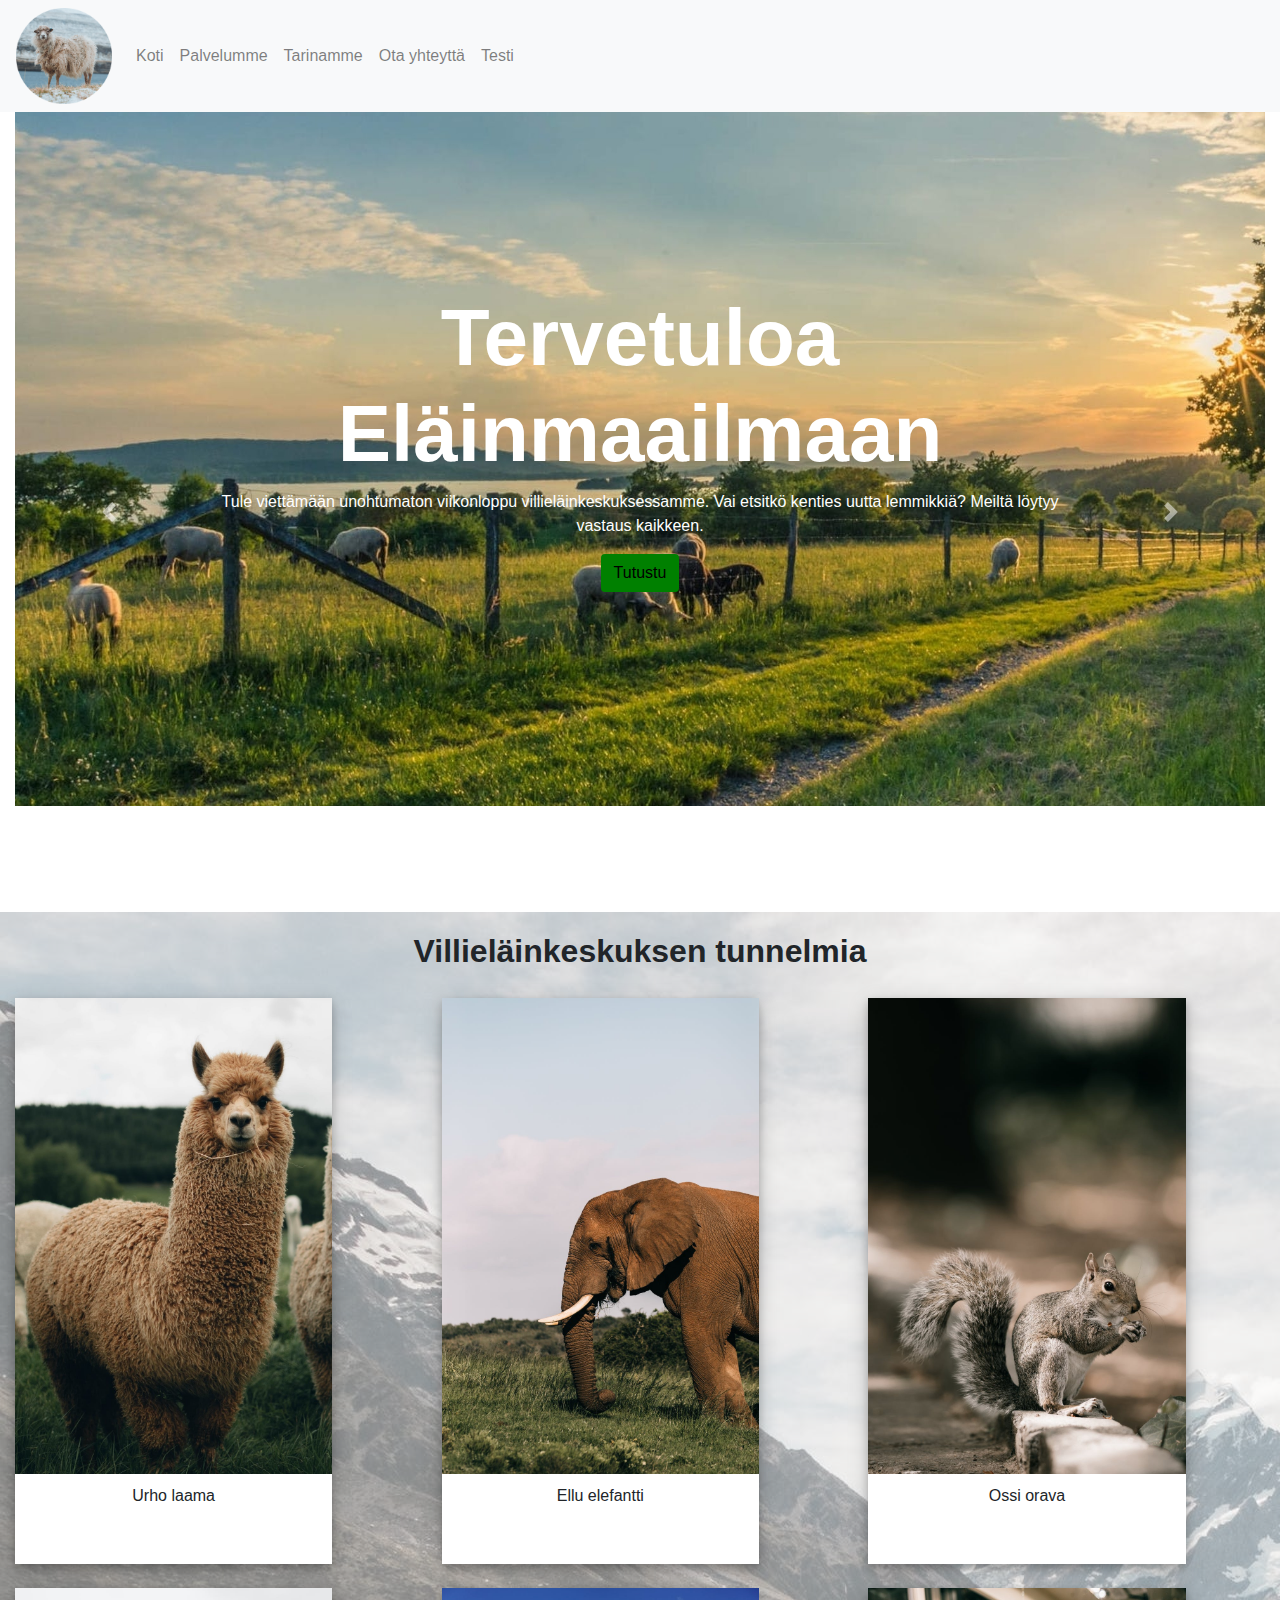
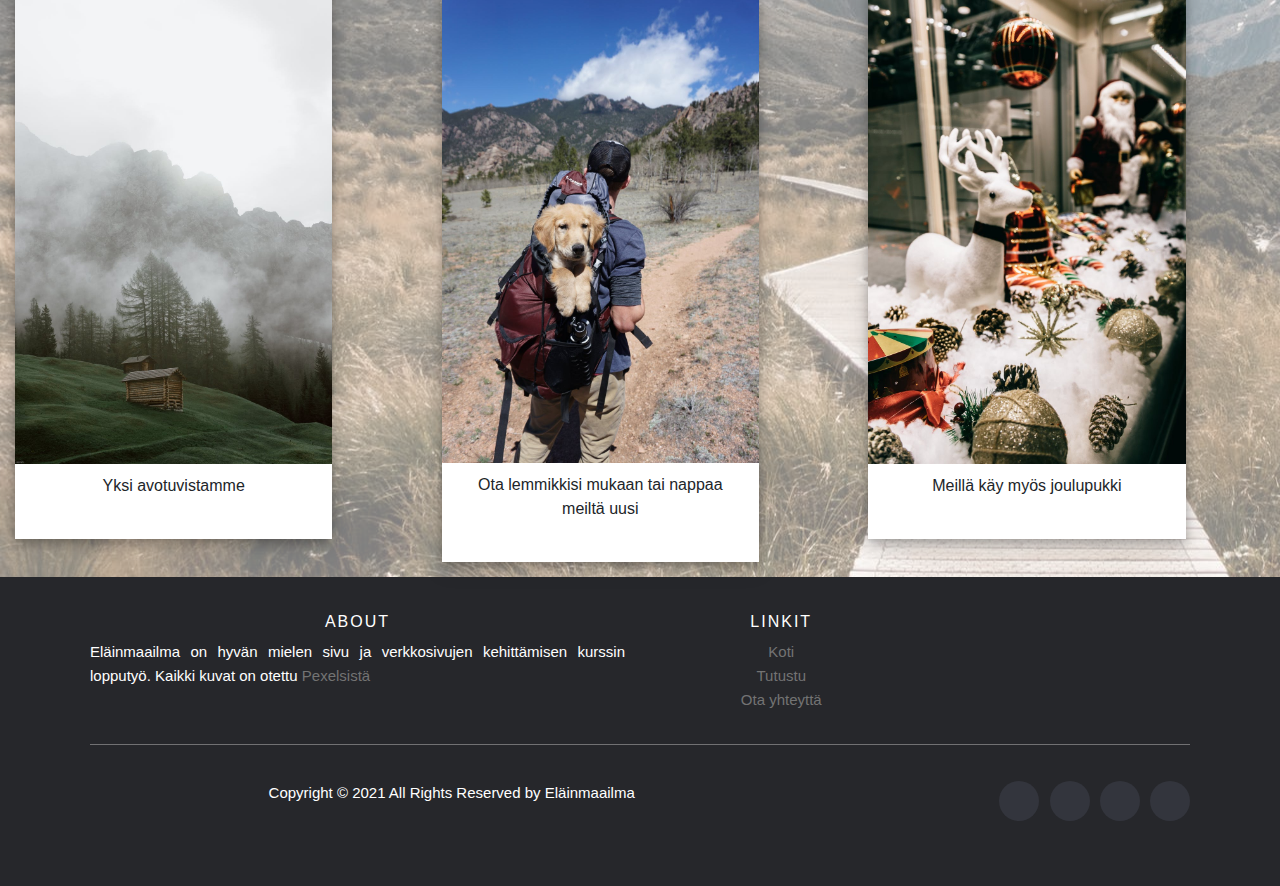
<file: index.html>
<!doctype html>
<html lang="en">
  <head>
  
    <!-- Required meta tags -->
    <meta charset="utf-8">
    <meta name="viewport" content="width=device-width, initial-scale=1, shrink-to-fit=no">
    
    <title>Eläinmaailma</title>
    
    <link rel="stylesheet" href="styles.css">

    <!-- Bootstrap CSS -->
    <link rel="stylesheet" href="https://maxcdn.bootstrapcdn.com/bootstrap/4.0.0/css/bootstrap.min.css" integrity="sha384-Gn5384xqQ1aoWXA+058RXPxPg6fy4IWvTNh0E263XmFcJlSAwiGgFAW/dAiS6JXm" crossorigin="anonymous">
    
   <style>
     h2 {text-align: center; padding: 20px;}
     .polaroid {padding-bottom: 30px;}
     #aukko {padding-bottom: 15px;}
   </style>
    
    
  </head>
  
 
   <body>
<nav class="navbar navbar-expand-lg navbar-light bg-light">
    <div class="navbar-header">
          <a href="index.html"><img class="logo" src="lambibää-modified.png"</img></a>
    </div>
   <button type="button" class="navbar-toggle invisible" data-toggle="collapse" data-target=".navbar-collapse">
      <span class="sr-only">
            Toggle navigation
      </span>
      <span class="icon-bar"></span>
      <span class="icon-bar"></span>
      <span class="icon-bar"></span>
    </button>
    
  

  <div class="collapse navbar-collapse" id="navbarSupportedContent">
    <ul class="navbar-nav mr-auto">
      <li class="nav-item">
        <a class="nav-link" href="index.html">Koti</a>
      </li>
      <li class="nav-item">
        <a class="nav-link" href="eläinkauppa.html">Palvelumme</a>
      </li>
      <li class="nav-item">
        <a class="nav-link" href="tarinamme.html">Tarinamme</a>
      </li>
      <li class="nav-item">
        <a class="nav-link" href="yhteys.html">Ota yhteyttä</a>
      </li>
      <li class="nav-item">
        <a class="nav-link" href="index.html">Testi</a>
      </li>
    </ul>
    </form>
  </div>
</nav>
    </header>

<div class="container-fluid">
<div id="carouselExampleIndicators" class="carousel slide carousel-fade" data-mdb-ride="carousel">
  <ol class="carousel-indicators">
    <li data-target="#carouselExampleIndicators" data-slide-to="0" class="active"></li>
    <li data-target="#carouselExampleIndicators" data-slide-to="1"></li>
    <li data-target="#carouselExampleIndicators" data-slide-to="2"></li>
  </ol>
  <div class="carousel-inner">
    <div class="carousel-item active">
      <img class="d-block w-100" src="Karuselli11.jpg" class="img-fluid" alt="First slide">
      <div class="carousel-caption d-none d-md-block" id="otsikkoE">
    <h5>Tervetuloa Eläinmaailmaan</h5>
    <p>Tule viettämään unohtumaton viikonloppu villieläinkeskuksessamme. Vai etsitkö kenties uutta lemmikkiä? Meiltä löytyy vastaus kaikkeen.</p>
         <div class="slider-btn">
      <button class="btn btn-1">Tutustu</button>
       </div>
  </div>
    </div>
    <div class="carousel-item">
      <img class="d-block w-100" src="Karuselli22.jpg" class="img-fluid" alt="Second slide">
      <div class="carousel-caption d-none d-md-block" id="otsikkoE">
    <h5>Karvaiset kaverimme</h5>
    <p>Meiltä löydät laajan valikoiman maailman uljaimpia koiria. Tule hakemaan omasi!</p>
    <div class="slider-btn">
      <button class="btn btn-1"><a href="eläinkauppa.html">Tutustu</a></button>
       </div>
  </div>
    </div>
    <div class="carousel-item">
      <img class="d-block w-100" src="karuselli33.jpg" class="img-fluid" alt="Third slide">
      <div class="carousel-caption d-none d-md-block" id="otsikkoE">
    <h5>Villaa valtoimenaan</h5>
    <p>Tule ihailemaan lampaita ja viemään vaikka villatkin.</p>
         <div class="slider-btn">
      <button class="btn btn-1">Tutustu</button>
       </div>
  </div>
    </div>
  </div>
  <a class="carousel-control-prev" href="#carouselExampleIndicators" role="button" data-slide="prev">
    <span class="carousel-control-prev-icon" aria-hidden="true"></span>
    <span class="sr-only">Previous</span>
  </a>
  <a class="carousel-control-next" href="#carouselExampleIndicators" role="button" data-slide="next">
    <span class="carousel-control-next-icon" aria-hidden="true"></span>
    <span class="sr-only">Next</span>
  </a>
</div>
</div>

<div class="container-fluid" id="eläinBoxi">
  <h2 id="eläimet">Villieläinkeskuksen tunnelmia</h2>
  <div class="row">
    <div class="col-md-4 text-center">
      <div class="polaroid">
        <img src="laama3.jpg" alt="Laama" style="width:100%">
        <div class="container">
        <p>Urho laama</p>
        </div>
      </div>
    </div>
   <div class="col-md-4 text-center">
    <div class="polaroid">
      <img src="norsu.jpeg" alt="Norsu" style="width:100%">
      <div class="container">
      <p>Ellu elefantti</p>
      </div>
    </div>
  </div>
  <div class="col-md-4 text-center">
    <div class="polaroid">
      <img src="orava.jpeg" alt="Orava" style="width:100%">
      <div class="container">
      <p>Ossi orava</p>
      </div>
    </div>
  </div>
</div>
<br>
<div id="aukko">
<div class="row">
  <div class="col-md-4">
   <div class="polaroid" id="aukko">
    <img src="majoitus2.jpeg" alt="Maja" style="width:100%">
    <div class="container">
    <p>Yksi avotuvistamme</p>   
    </div>
  </div>                       
</div>
<div class="col-md-4">
   <div class="polaroid" id="aukko">
    <img src="reppu.jpeg" alt="Reppu" style="width:100%">
    <div class="container">
    <p>Ota lemmikkisi mukaan tai nappaa meiltä uusi</p>   
    </div>
  </div>                       
</div>
<div class="col-md-4">
   <div class="polaroid" id="aukko">
    <img src="joulu.jpeg" alt="Maja" style="width:100%">
    <div class="container">
    <p>Meillä käy myös joulupukki</p>   
    </div>
  </div>                       
</div>
                         </div>
                          </div>
</div>


<footer class="site-footer">
      <div class="container">
        <div class="row">
          <div class="col-sm-12 col-md-6">
            <h6>About</h6>
            <p class="text-justify">Eläinmaailma on hyvän mielen sivu ja verkkosivujen kehittämisen kurssin lopputyö.
              Kaikki kuvat on otettu <a href="https://www.pexels.com/fi-fi/">Pexelsistä</a></p>
          </div>

          <div class="col-xs-6 col-md-3">
            <h6>Linkit</h6>
            <ul class="footer-links">
              <li><a href="index.html">Koti</a></li>
              <li><a href="tarinamme.html">Tutustu</a></li>
              <li><a href="yhteys.html">Ota yhteyttä</a></li>
            </ul>
          </div>

        </div>
        <hr>
      </div>
      <div class="container">
        <div class="row">
          <div class="col-md-8 col-sm-6 col-xs-12">
            <p class="copyright-text">Copyright &copy; 2021 All Rights Reserved by Eläinmaailma
            </p>
          </div>

          <div class="col-md-4 col-sm-6 col-xs-12">
            <ul class="social-icons">
              <li><a class="facebook" href="#"><i class="fa fa-facebook"></i></a></li>
              <li><a class="twitter" href="#"><i class="fa fa-twitter"></i></a></li>
              <li><a class="dribbble" href="#"><i class="fa fa-dribbble"></i></a></li>
              <li><a class="linkedin" href="#"><i class="fa fa-linkedin"></i></a></li>   
            </ul>
          </div>
        </div>
      </div>
  <br>
</footer>
            
      

    <!-- Optional JavaScript -->
    <!-- jQuery first, then Popper.js, then Bootstrap JS -->
    <script src="https://code.jquery.com/jquery-3.2.1.slim.min.js" integrity="sha384-KJ3o2DKtIkvYIK3UENzmM7KCkRr/rE9/Qpg6aAZGJwFDMVNA/GpGFF93hXpG5KkN" crossorigin="anonymous"></script>
    <script src="https://cdnjs.cloudflare.com/ajax/libs/popper.js/1.12.9/umd/popper.min.js" integrity="sha384-ApNbgh9B+Y1QKtv3Rn7W3mgPxhU9K/ScQsAP7hUibX39j7fakFPskvXusvfa0b4Q" crossorigin="anonymous"></script>
    <script src="https://maxcdn.bootstrapcdn.com/bootstrap/4.0.0/js/bootstrap.min.js" integrity="sha384-JZR6Spejh4U02d8jOt6vLEHfe/JQGiRRSQQxSfFWpi1MquVdAyjUar5+76PVCmYl" crossorigin="anonymous"></script>
  </body>
</html>
</file>
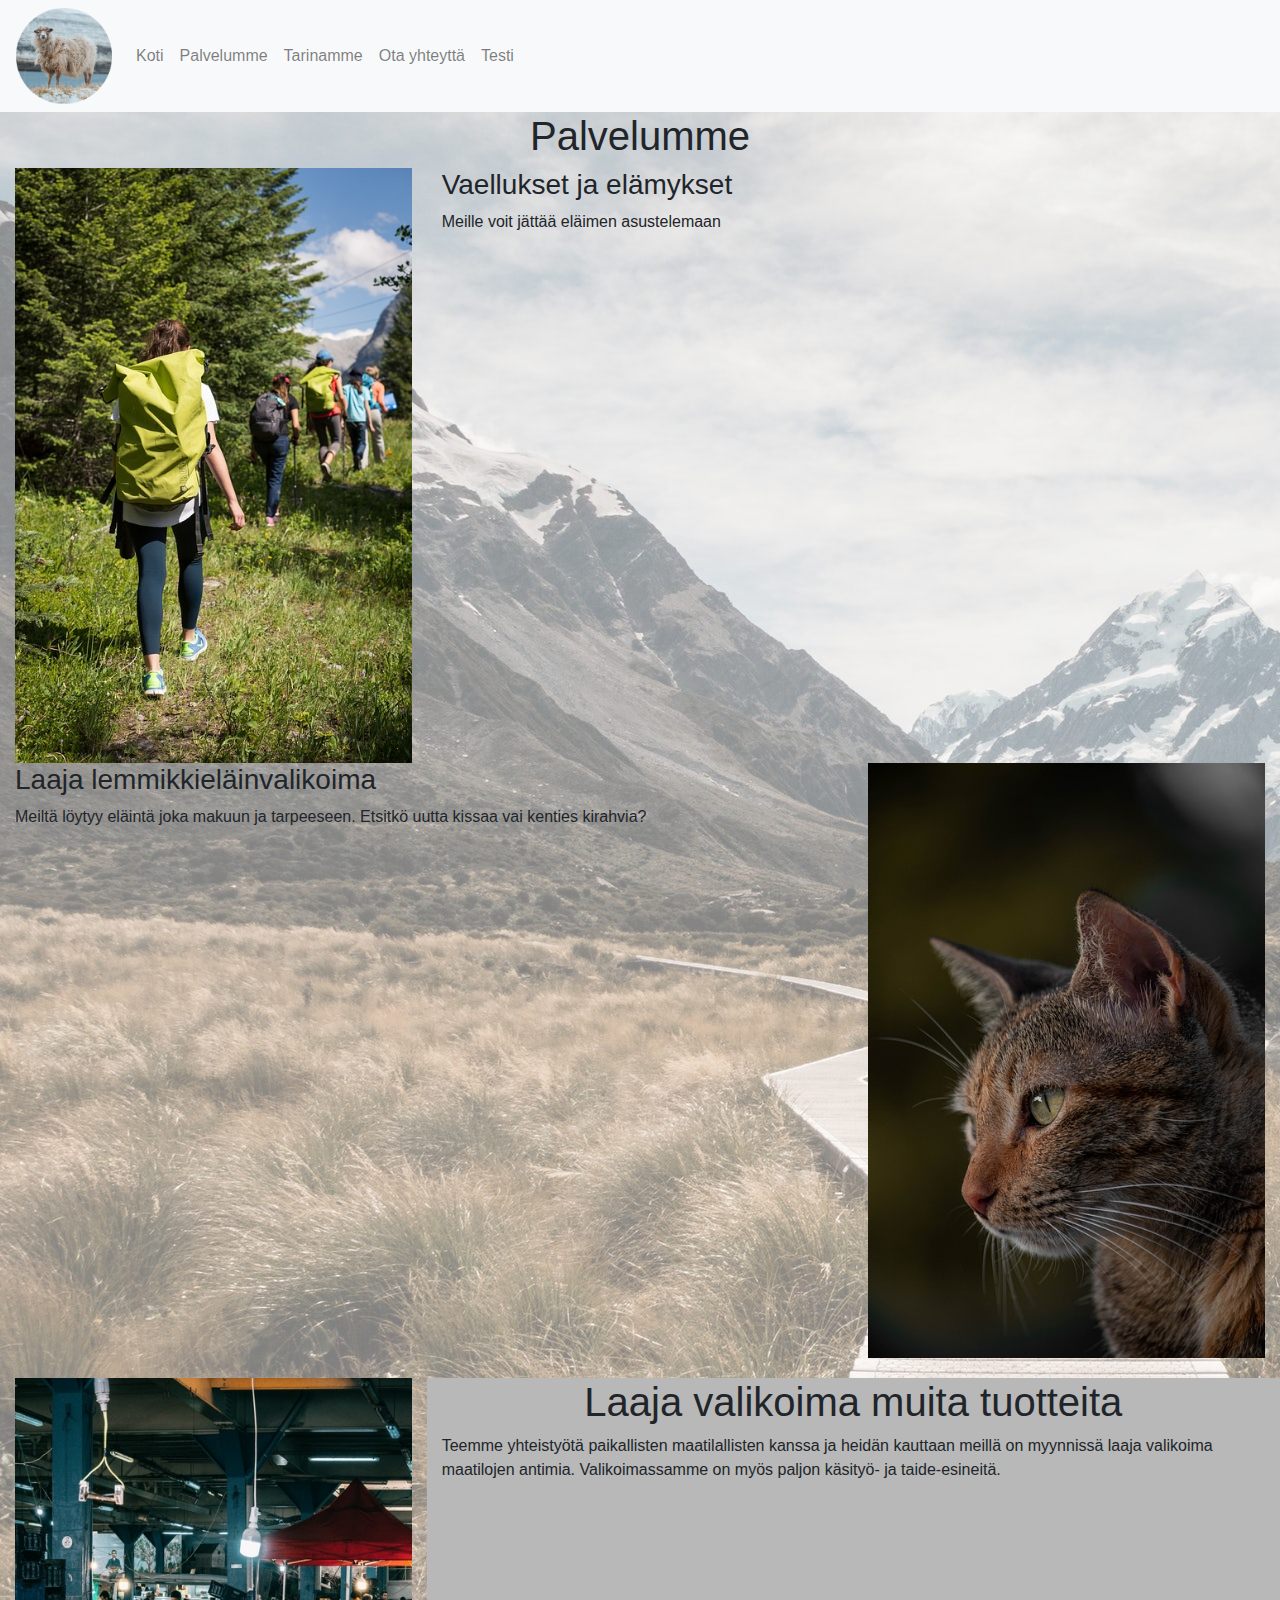
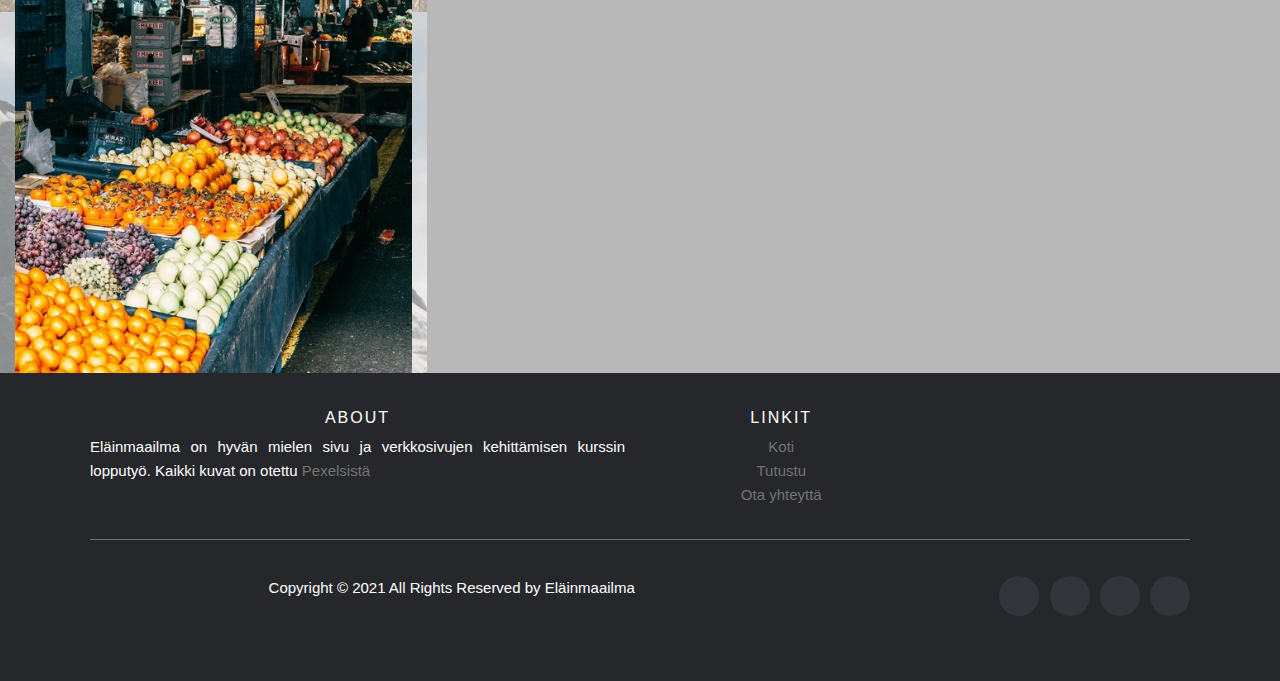
<file: eläinkauppa.html>
<!doctype html>
<html lang="en">
  <head>
  
    <!-- Required meta tags -->
    <meta charset="utf-8">
    
    <title>Eläinmaailma</title>
    
    <link rel="stylesheet" href="styles.css">
    <meta name="viewport" content="width=device-width, initial-scale=1, shrink-to-fit=no">
    
   
    
   

    <!-- Bootstrap CSS -->
    <link rel="stylesheet" href="https://maxcdn.bootstrapcdn.com/bootstrap/4.0.0/css/bootstrap.min.css" integrity="sha384-Gn5384xqQ1aoWXA+058RXPxPg6fy4IWvTNh0E263XmFcJlSAwiGgFAW/dAiS6JXm" crossorigin="anonymous">
    
   <style>
     h1 {text-align: center;}
     #katti {padding-bottom: 20px;}
   </style>
    
    
  </head>
  
  
    <body>
<nav class="navbar navbar-expand-lg navbar-light bg-light">
    <div class="navbar-header">
          <a href="#"><img class="logo" src="lambibää-modified.png"</img></a>
    </div>
   <button type="button" class="navbar-toggle invisible" data-toggle="collapse" data-target=".navbar-collapse">
      <span class="sr-only">
            Toggle navigation
      </span>
      <span class="icon-bar"></span>
      <span class="icon-bar"></span>
      <span class="icon-bar"></span>
    </button>
    
  

  <div class="collapse navbar-collapse" id="navbarSupportedContent">
    <ul class="navbar-nav mr-auto">
      <li class="nav-item">
        <a class="nav-link" href="index.html">Koti</a>
      </li>
      <li class="nav-item">
        <a class="nav-link" href="eläinkauppa.html">Palvelumme</a>
      </li>
      <li class="nav-item">
        <a class="nav-link" href="tarinamme.html">Tarinamme</a>
      </li>
      <li class="nav-item">
        <a class="nav-link" href="yhteys.html">Ota yhteyttä</a>
      </li>
      <li class="nav-item">
        <a class="nav-link" href="index.html">Testi</a>
      </li>
    </ul>
    </form>
  </div>
</nav>
  
 <div id="palvelut">
 <div class="container-fluid">
  <h1>Palvelumme</h1>
       
  <div class="row">
    <div class="col-sm-4">
      <img src="hike.jpg"></img>
    </div>
    <div class="col-sm-8">
      <h3>Vaellukset ja elämykset</h3>
      <p>Meille voit jättää eläimen asustelemaan</p>
    </div>
  </div>
  <div class="row">
    <div class="col-sm-8">
      <h3>Laaja lemmikkieläinvalikoima</h3>
      <p>Meiltä löytyy eläintä joka makuun ja tarpeeseen. Etsitkö uutta kissaa vai kenties kirahvia?</p>
    </div>
    <div class="col-sm-4">
      <img src="kissa.jpg" id="katti"></img>
    </div>
  </div>
  <div class="row">
    <div class="col-sm-4">
      <img src="marketti.jpg"></img>
    </div>
    <div class="col-sm-8" style="background-color:#B8B8B8;" "opacity: 0.5;">
      <h1>Laaja valikoima muita tuotteita</h1>
      <p id="katti">Teemme yhteistyötä paikallisten maatilallisten kanssa ja heidän kauttaan meillä on myynnissä laaja valikoima maatilojen antimia.
         Valikoimassamme on myös paljon käsityö- ja taide-esineitä.</p>
    </div>
  </div>
 </div>
</div>   
 
<footer class="site-footer">
      <div class="container">
        <div class="row">
          <div class="col-sm-12 col-md-6">
            <h6>About</h6>
            <p class="text-justify">Eläinmaailma on hyvän mielen sivu ja verkkosivujen kehittämisen kurssin lopputyö.
              Kaikki kuvat on otettu <a href="https://www.pexels.com/fi-fi/">Pexelsistä</a></p>
          </div>

          <div class="col-xs-6 col-md-3">
            <h6>Linkit</h6>
            <ul class="footer-links">
              <li><a href="index.html">Koti</a></li>
              <li><a href="tarinamme.html">Tutustu</a></li>
              <li><a href="yhteys.html">Ota yhteyttä</a></li>
            </ul>
          </div>

        </div>
        <hr>
      </div>
      <div class="container">
        <div class="row">
          <div class="col-md-8 col-sm-6 col-xs-12">
            <p class="copyright-text">Copyright &copy; 2021 All Rights Reserved by Eläinmaailma
            </p>
          </div>

          <div class="col-md-4 col-sm-6 col-xs-12">
            <ul class="social-icons">
              <li><a class="facebook" href="#"><i class="fa fa-facebook"></i></a></li>
              <li><a class="twitter" href="#"><i class="fa fa-twitter"></i></a></li>
              <li><a class="dribbble" href="#"><i class="fa fa-dribbble"></i></a></li>
              <li><a class="linkedin" href="#"><i class="fa fa-linkedin"></i></a></li>   
            </ul>
          </div>
        </div>
      </div>
  <br>
</footer>
    
           
            
      

    <!-- Optional JavaScript -->
    <!-- jQuery first, then Popper.js, then Bootstrap JS -->
    <script src="https://code.jquery.com/jquery-3.2.1.slim.min.js" integrity="sha384-KJ3o2DKtIkvYIK3UENzmM7KCkRr/rE9/Qpg6aAZGJwFDMVNA/GpGFF93hXpG5KkN" crossorigin="anonymous"></script>
    <script src="https://cdnjs.cloudflare.com/ajax/libs/popper.js/1.12.9/umd/popper.min.js" integrity="sha384-ApNbgh9B+Y1QKtv3Rn7W3mgPxhU9K/ScQsAP7hUibX39j7fakFPskvXusvfa0b4Q" crossorigin="anonymous"></script>
    <script src="https://maxcdn.bootstrapcdn.com/bootstrap/4.0.0/js/bootstrap.min.js" integrity="sha384-JZR6Spejh4U02d8jOt6vLEHfe/JQGiRRSQQxSfFWpi1MquVdAyjUar5+76PVCmYl" crossorigin="anonymous"></script>
  </body>
</html>
</file>
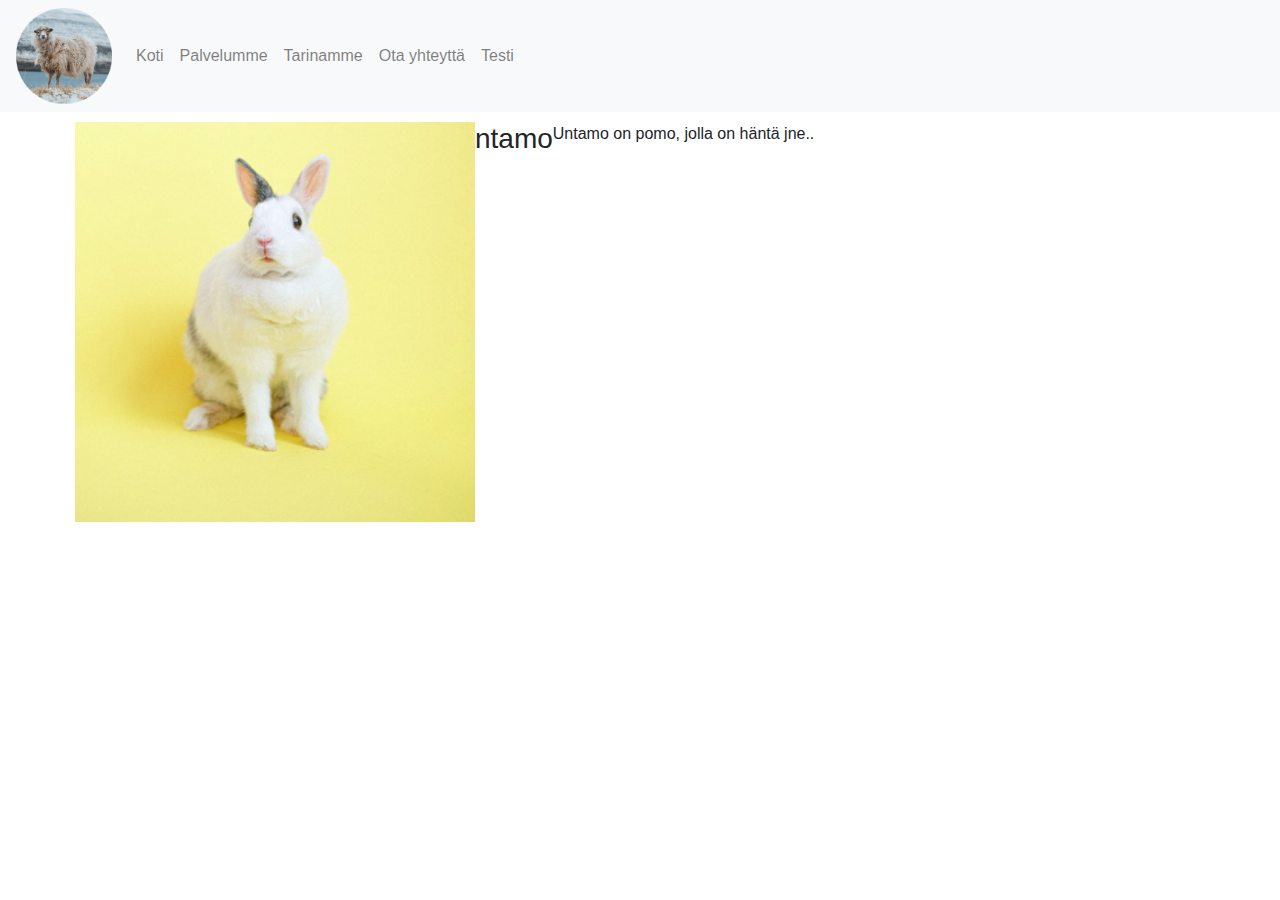
<file: tarinamme.html>
<!doctype html>
<html lang="en">
  <head>
  
    <!-- Required meta tags -->
    <meta charset="utf-8">
    <meta name="viewport" content="width=device-width, initial-scale=1, shrink-to-fit=no">
    
    <title>Eläinmaailma</title>

    <!-- Bootstrap CSS -->
    <link rel="stylesheet" href="styles.css">
    <link rel="stylesheet" href="https://maxcdn.bootstrapcdn.com/bootstrap/4.0.0/css/bootstrap.min.css" integrity="sha384-Gn5384xqQ1aoWXA+058RXPxPg6fy4IWvTNh0E263XmFcJlSAwiGgFAW/dAiS6JXm" crossorigin="anonymous">
    
    
    
    
  </head>
  
  <body>
<nav class="navbar navbar-expand-lg navbar-light bg-light">
    <div class="navbar-header">
          <a href="#"><img class="logo" src="lambibää-modified.png"</img></a>
    </div>
   <button type="button" class="navbar-toggle invisible" data-toggle="collapse" data-target=".navbar-collapse">
      <span class="sr-only">
            Toggle navigation
      </span>
      <span class="icon-bar"></span>
      <span class="icon-bar"></span>
      <span class="icon-bar"></span>
    </button>
    
  

  <div class="collapse navbar-collapse" id="navbarSupportedContent">
    <ul class="navbar-nav mr-auto">
      <li class="nav-item">
        <a class="nav-link" href="index.html">Koti</a>
      </li>
      <li class="nav-item">
        <a class="nav-link" href="eläinkauppa.html">Palvelumme</a>
      </li>
      <li class="nav-item">
        <a class="nav-link" href="tarinamme.html">Tarinamme</a>
      </li>
      <li class="nav-item">
        <a class="nav-link" href="yhteys.html">Ota yhteyttä</a>
      </li>
      <li class="nav-item">
        <a class="nav-link" href="index.html">Testi</a>
      </li>
    </ul>
    </form>
  </div>
</nav>
    
    <div class="container">
      <div class="row">
        <div class="col-sm-12>
                    <h1>Eläinmaailman tarina</h1>
                    <p>Eläinmaailma sai alkunsa jo ammoisina aikoina suuren tulvan jälkeen, kun kaikki maailman eläimet nousivat Nooan arkista Kotkan satamaan.</p>
         </div>
      </div>
    </div>               
                    <h2>Meidän tiimi</h2>
                    
                    <div 
    <div class="container">               
      <div class="row">
        <div class="col-sm-6">
             <img class="työmies" src="untamo.PNG"></img>
        </div
        <div class="col-sm-6">
             <h3>Untamo</h3>
             <p>Untamo on pomo, jolla on häntä jne..</p>
        </div>
     </div>
   </div>
                    
                                          
                    
           
            
      

    <!-- Optional JavaScript -->
    <!-- jQuery first, then Popper.js, then Bootstrap JS -->
    <script src="https://code.jquery.com/jquery-3.2.1.slim.min.js" integrity="sha384-KJ3o2DKtIkvYIK3UENzmM7KCkRr/rE9/Qpg6aAZGJwFDMVNA/GpGFF93hXpG5KkN" crossorigin="anonymous"></script>
    <script src="https://cdnjs.cloudflare.com/ajax/libs/popper.js/1.12.9/umd/popper.min.js" integrity="sha384-ApNbgh9B+Y1QKtv3Rn7W3mgPxhU9K/ScQsAP7hUibX39j7fakFPskvXusvfa0b4Q" crossorigin="anonymous"></script>
    <script src="https://maxcdn.bootstrapcdn.com/bootstrap/4.0.0/js/bootstrap.min.js" integrity="sha384-JZR6Spejh4U02d8jOt6vLEHfe/JQGiRRSQQxSfFWpi1MquVdAyjUar5+76PVCmYl" crossorigin="anonymous"></script>
  </body>
</html>
</file>
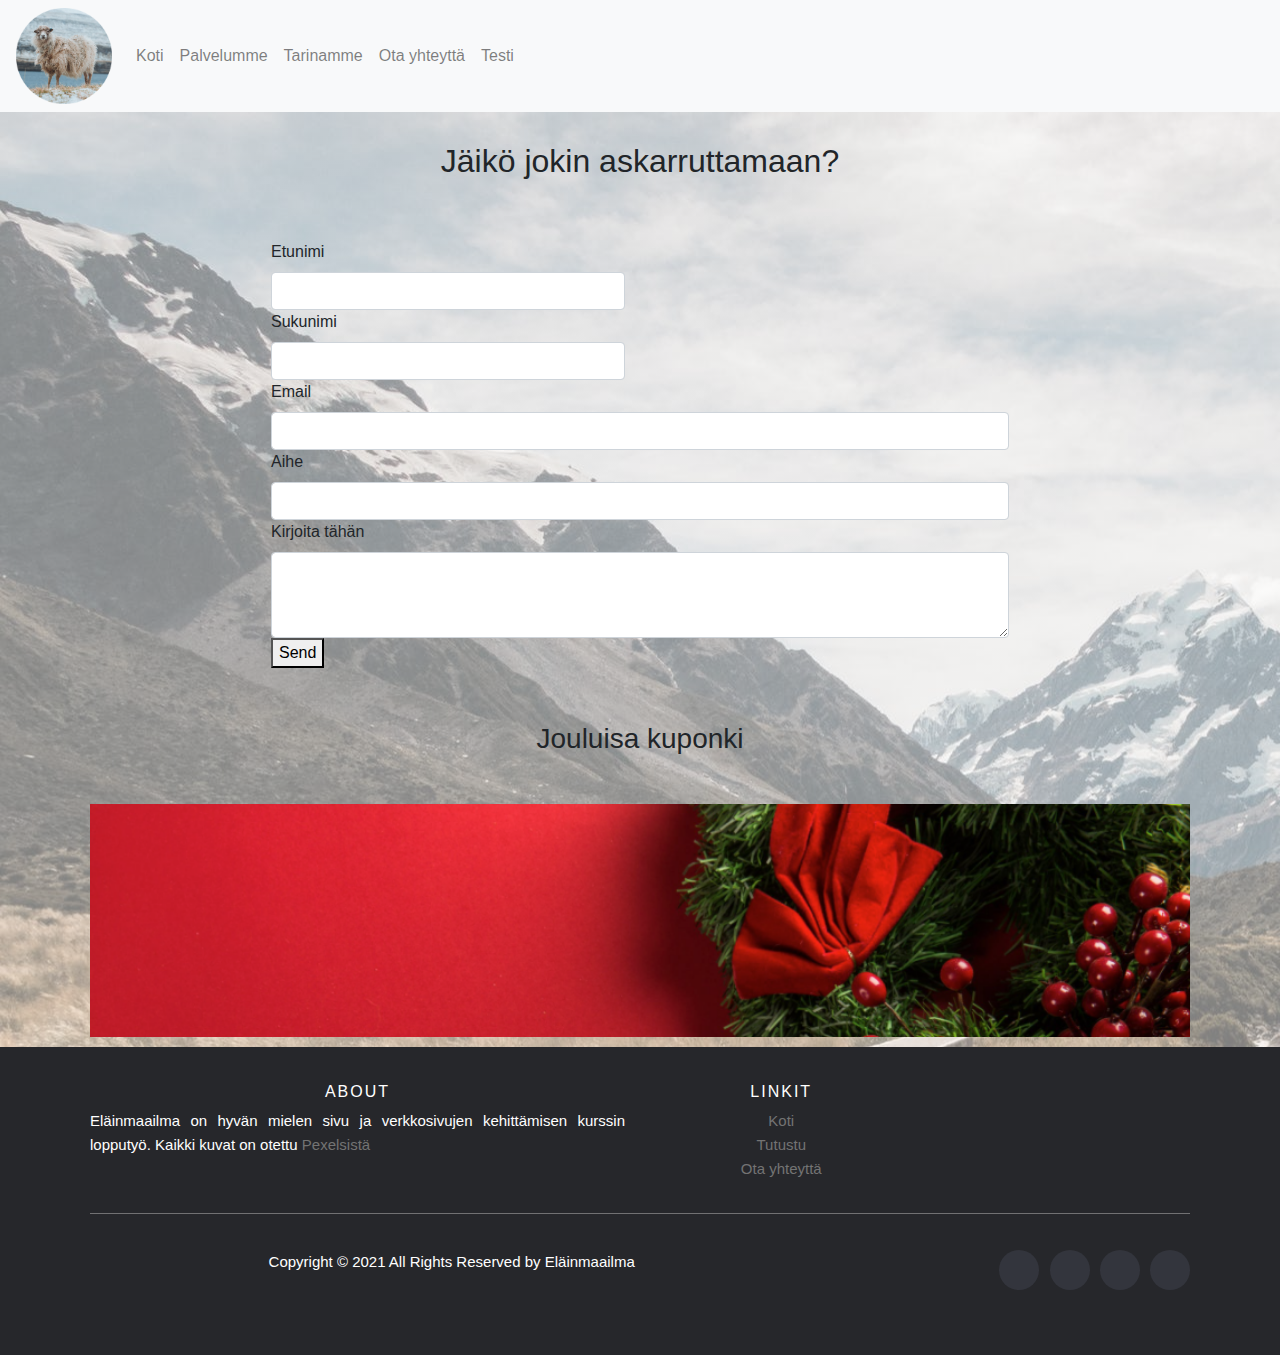
<file: yhteys.html>
<!doctype html>
<html lang="en">
  <head>
  
    <!-- Required meta tags -->
    <meta charset="utf-8">
    <meta name="viewport" content="width=device-width, initial-scale=1, shrink-to-fit=no">
    
    <title>Eläinmaailma</title>
    
    <link rel="stylesheet" href="styles.css">

    <!-- Bootstrap CSS -->
    <link rel="stylesheet" href="https://maxcdn.bootstrapcdn.com/bootstrap/4.0.0/css/bootstrap.min.css" integrity="sha384-Gn5384xqQ1aoWXA+058RXPxPg6fy4IWvTNh0E263XmFcJlSAwiGgFAW/dAiS6JXm" crossorigin="anonymous">
    
    <style>
      h2 {text-align: center; padding: 30px;}
      h3 {text-align: center; padding: 30px;}
      
    </style
    
    
  </head>
  
 
   <body>
<nav class="navbar navbar-expand-lg navbar-light bg-light">
    <div class="navbar-header">
          <a href="#"><img class="logo" src="lambibää-modified.png"</img></a>
    </div>
   <button type="button" class="navbar-toggle invisible" data-toggle="collapse" data-target=".navbar-collapse">
      <span class="sr-only">
            Toggle navigation
      </span>
      <span class="icon-bar"></span>
      <span class="icon-bar"></span>
      <span class="icon-bar"></span>
    </button>
    
  

  <div class="collapse navbar-collapse" id="navbarSupportedContent">
    <ul class="navbar-nav mr-auto">
      <li class="nav-item">
        <a class="nav-link" href="index.html">Koti</a>
      </li>
      <li class="nav-item">
        <a class="nav-link" href="eläinkauppa.html">Palvelumme</a>
      </li>
      <li class="nav-item">
        <a class="nav-link" href="tarinamme.html">Tarinamme</a>
      </li>
      <li class="nav-item">
        <a class="nav-link" href="yhteys.html">Ota yhteyttä</a>
      </li>
      <li class="nav-item">
        <a class="nav-link" href="index.html">Testi</a>
      </li>
    </ul>
    </form>
  </div>
</nav>

<div id="yhteys">
<div="container-fluid">
<h2>Jäikö jokin askarruttamaan?</h2>
<section class="contact-wrap">
  <form action="" class="contact-form">
    <div class="col-sm-6">
      <div class="input-block">
        <label for="">Etunimi</label>
        <input type="text" class="form-control">
      </div>
    </div>
    <div class="col-sm-6">
      <div class="input-block">
        <label for="">Sukunimi</label>
        <input type="text" class="form-control">
      </div>
    </div>
    <div class="col-sm-12">
      <div class="input-block">
        <label for="">Email</label>
        <input type="text" class="form-control">
      </div>
    </div>
    <div class="col-sm-12">
      <div class="input-block">
        <label for="">Aihe</label>
        <input type="text" class="form-control">
      </div>
    </div>
    <div class="col-sm-12">
      <div class="input-block textarea">
        <label for="">Kirjoita tähän</label>
        <textarea rows="3" type="text" class="form-control"></textarea>
      </div>
    </div>
    <div class="col-sm-12">
      <button class="square-button">Send</button>
    </div>
  </form>
</section><br>
  
  <h3>Jouluisa kuponki</h3>
<div class="container"> 
<div class="row">
  <div class="col-sm-12">
  <a href="https://fi.wikipedia.org/wiki/Joulukinkku" target="_blank">
  <img border="0" alt="Kinkku" src="kinkkukuponki.PNG">
  </a>
  </div>
</div>
</div>
</div>
</div>           
 
<footer class="site-footer">
      <div class="container">
        <div class="row">
          <div class="col-sm-12 col-md-6">
            <h6>About</h6>
            <p class="text-justify">Eläinmaailma on hyvän mielen sivu ja verkkosivujen kehittämisen kurssin lopputyö.
              Kaikki kuvat on otettu <a href="https://www.pexels.com/fi-fi/">Pexelsistä</a></p>
          </div>

          <div class="col-xs-6 col-md-3">
            <h6>Linkit</h6>
            <ul class="footer-links">
              <li><a href="index.html">Koti</a></li>
              <li><a href="tarinamme.html">Tutustu</a></li>
              <li><a href="yhteys.html">Ota yhteyttä</a></li>
            </ul>
          </div>

        </div>
        <hr>
      </div>
      <div class="container">
        <div class="row">
          <div class="col-md-8 col-sm-6 col-xs-12">
            <p class="copyright-text">Copyright &copy; 2021 All Rights Reserved by Eläinmaailma
            </p>
          </div>

          <div class="col-md-4 col-sm-6 col-xs-12">
            <ul class="social-icons">
              <li><a class="facebook" href="#"><i class="fa fa-facebook"></i></a></li>
              <li><a class="twitter" href="#"><i class="fa fa-twitter"></i></a></li>
              <li><a class="dribbble" href="#"><i class="fa fa-dribbble"></i></a></li>
              <li><a class="linkedin" href="#"><i class="fa fa-linkedin"></i></a></li>   
            </ul>
          </div>
        </div>
      </div>
  <br>
</footer>
      

    <!-- Optional JavaScript -->
    <!-- jQuery first, then Popper.js, then Bootstrap JS -->
    <script src="https://code.jquery.com/jquery-3.2.1.slim.min.js" integrity="sha384-KJ3o2DKtIkvYIK3UENzmM7KCkRr/rE9/Qpg6aAZGJwFDMVNA/GpGFF93hXpG5KkN" crossorigin="anonymous"></script>
    <script src="https://cdnjs.cloudflare.com/ajax/libs/popper.js/1.12.9/umd/popper.min.js" integrity="sha384-ApNbgh9B+Y1QKtv3Rn7W3mgPxhU9K/ScQsAP7hUibX39j7fakFPskvXusvfa0b4Q" crossorigin="anonymous"></script>
    <script src="https://maxcdn.bootstrapcdn.com/bootstrap/4.0.0/js/bootstrap.min.js" integrity="sha384-JZR6Spejh4U02d8jOt6vLEHfe/JQGiRRSQQxSfFWpi1MquVdAyjUar5+76PVCmYl" crossorigin="anonymous"></script>
  </body>
</html>
</file>
<file: styles.css>
.logo {
  width: 96px;
  height: 96px;
}

.contact-form{
    margin-top: 30px;
}
#eläimet {
  align: center;
  padding: 20px;
  font-weight: bold;
}

#otsikkoE {
  padding-bottom: 300px;
}

@media (min-width: 768px) { 
  .contact-wrap{
    width: 60%;
    margin: auto;
  }
}

/*Extra small devices (smartphones, <600px)*/  

@media only screen and (max-width: 600px) {…}  


/*Small devices (large smartphones and portrait tablets >= 600px)*/  

@media only screen and (min-width: 600px) {…}  


/*Medium devices (landscape tablets >= 768px)*/  

@media only screen and (min-width: 768px) {…}  


/*Large devices (laptops and desktops, >=600px)*/  

@media only screen and (min-width: 992px) {…}  


/*Extra Large devices (laptops and desktops <600px)*/  

@media only screen and (min-width: 1200px) {…}

#yhteys {
  background-image: linear-gradient(rgba(255,255,255,0.5), rgba(255,255,255,0.5)), url("tausta1.jpeg");
}

#palvelut {
  background-image: linear-gradient(rgba(255,255,255,0.5), rgba(255,255,255,0.5)), url("tausta1.jpeg");
}

#kinkku {
  border-radius: 8px;
}


#eläinBoxi {
  background-image: linear-gradient(rgba(255,255,255,0.5), rgba(255,255,255,0.5)), url("tausta1.jpeg");
}

.column {
  float: left;
  width: 33.33%;
  padding: 5px;
}

/* Clearfix (clear floats) */
.row::after {
  content: "";
  clear: both;
  display: table;
}

div.polaroid {
  width: 80%;
  background-color: white;
  box-shadow: 0 4px 8px 0 rgba(0, 0, 0, 0.2), 0 6px 20px 0 rgba(0, 0, 0, 0.19);
  padding-bottom: 30px;
}

img {width: 100%}

div.container {
  text-align: center;
  padding: 10px 20px;
}

.carousel-item {
  height:50rem;
  position: relative;
  text-align: center;
}

.carousel-item: :before {
  display: block;
  position: absolute;
  top: 0;
  left: 0;
  bottom: 0;
  right: 0;
  background: black;
  opacity: 0.7;
}

.carousel-caption d-none d-md-block {
  position: absolute;
  top: 50%;
  left: 50%;
  transform: translate(-50%, -50%);
}

.carousel-caption h5 {
  font-size: 80px;
  font-weight: 700;
}

.carousel-caption p {
  font-size 25px;
  top: 2rem;
}

.slider-btn .btn {
  background-color: green;
  columns: white;
  border radius: 0;
  font-size: 1rem;
  bottom: 200px;
}
  


.menu li {
  display:inline-block;
}

.työmies {
  width: 400px;
  height: 400px;
}

.navbar {
  background-color: #fffdd0;
}

.navbar-item {
  text-align: center;
  font-size: large;
}



.site-footer
{
  background-color:#26272b;
  padding:45px 0 20px;
  font-size:15px;
  line-height:24px;
  color:white;
  padding: 20px;
}
.site-footer hr
{
  border-top-color:#bbb;
  opacity:0.5
}
.site-footer hr.small
{
  margin:20px 0
}
.site-footer h6
{
  color:#fff;
  font-size:16px;
  text-transform:uppercase;
  margin-top:5px;
  letter-spacing:2px
}
.site-footer a
{
  color:#737373;
}
.site-footer a:hover
{
  color:#3366cc;
  text-decoration:none;
}
.footer-links
{
  padding-left:0;
  list-style:none
}
.footer-links li
{
  display:block
}
.footer-links a
{
  color:#737373
}
.footer-links a:active,.footer-links a:focus,.footer-links a:hover
{
  color:#3366cc;
  text-decoration:none;
}
.footer-links.inline li
{
  display:inline-block
}
.site-footer .social-icons
{
  text-align:right
}
.site-footer .social-icons a
{
  width:40px;
  height:40px;
  line-height:40px;
  margin-left:6px;
  margin-right:0;
  border-radius:100%;
  background-color:#33353d
}
.copyright-text
{
  margin:0
}
@media (max-width:991px)
{
  .site-footer [class^=col-]
  {
    margin-bottom:30px
  }
}
@media (max-width:767px)
{
  .site-footer
  {
    padding-bottom:0
  }
  .site-footer .copyright-text,.site-footer .social-icons
  {
    text-align:center
  }
}
.social-icons
{
  padding-left:0;
  margin-bottom:0;
  list-style:none
}
.social-icons li
{
  display:inline-block;
  margin-bottom:4px
}
.social-icons li.title
{
  margin-right:15px;
  text-transform:uppercase;
  color:#96a2b2;
  font-weight:700;
  font-size:13px
}
.social-icons a{
  background-color:#eceeef;
  color:#818a91;
  font-size:16px;
  display:inline-block;
  line-height:44px;
  width:44px;
  height:44px;
  text-align:center;
  margin-right:8px;
  border-radius:100%;
  -webkit-transition:all .2s linear;
  -o-transition:all .2s linear;
  transition:all .2s linear
}
.social-icons a:active,.social-icons a:focus,.social-icons a:hover
{
  color:#fff;
  background-color:#29aafe
}
.social-icons.size-sm a
{
  line-height:34px;
  height:34px;
  width:34px;
  font-size:14px
}
.social-icons a.facebook:hover
{
  background-color:#3b5998
}
.social-icons a.twitter:hover
{
  background-color:#00aced
}
.social-icons a.linkedin:hover
{
  background-color:#007bb6
}
.social-icons a.dribbble:hover
{
  background-color:#ea4c89
}
@media (max-width:767px)
{
  .social-icons li.title
  {
    display:block;
    margin-right:0;
    font-weight:600
  }
}
</file>
